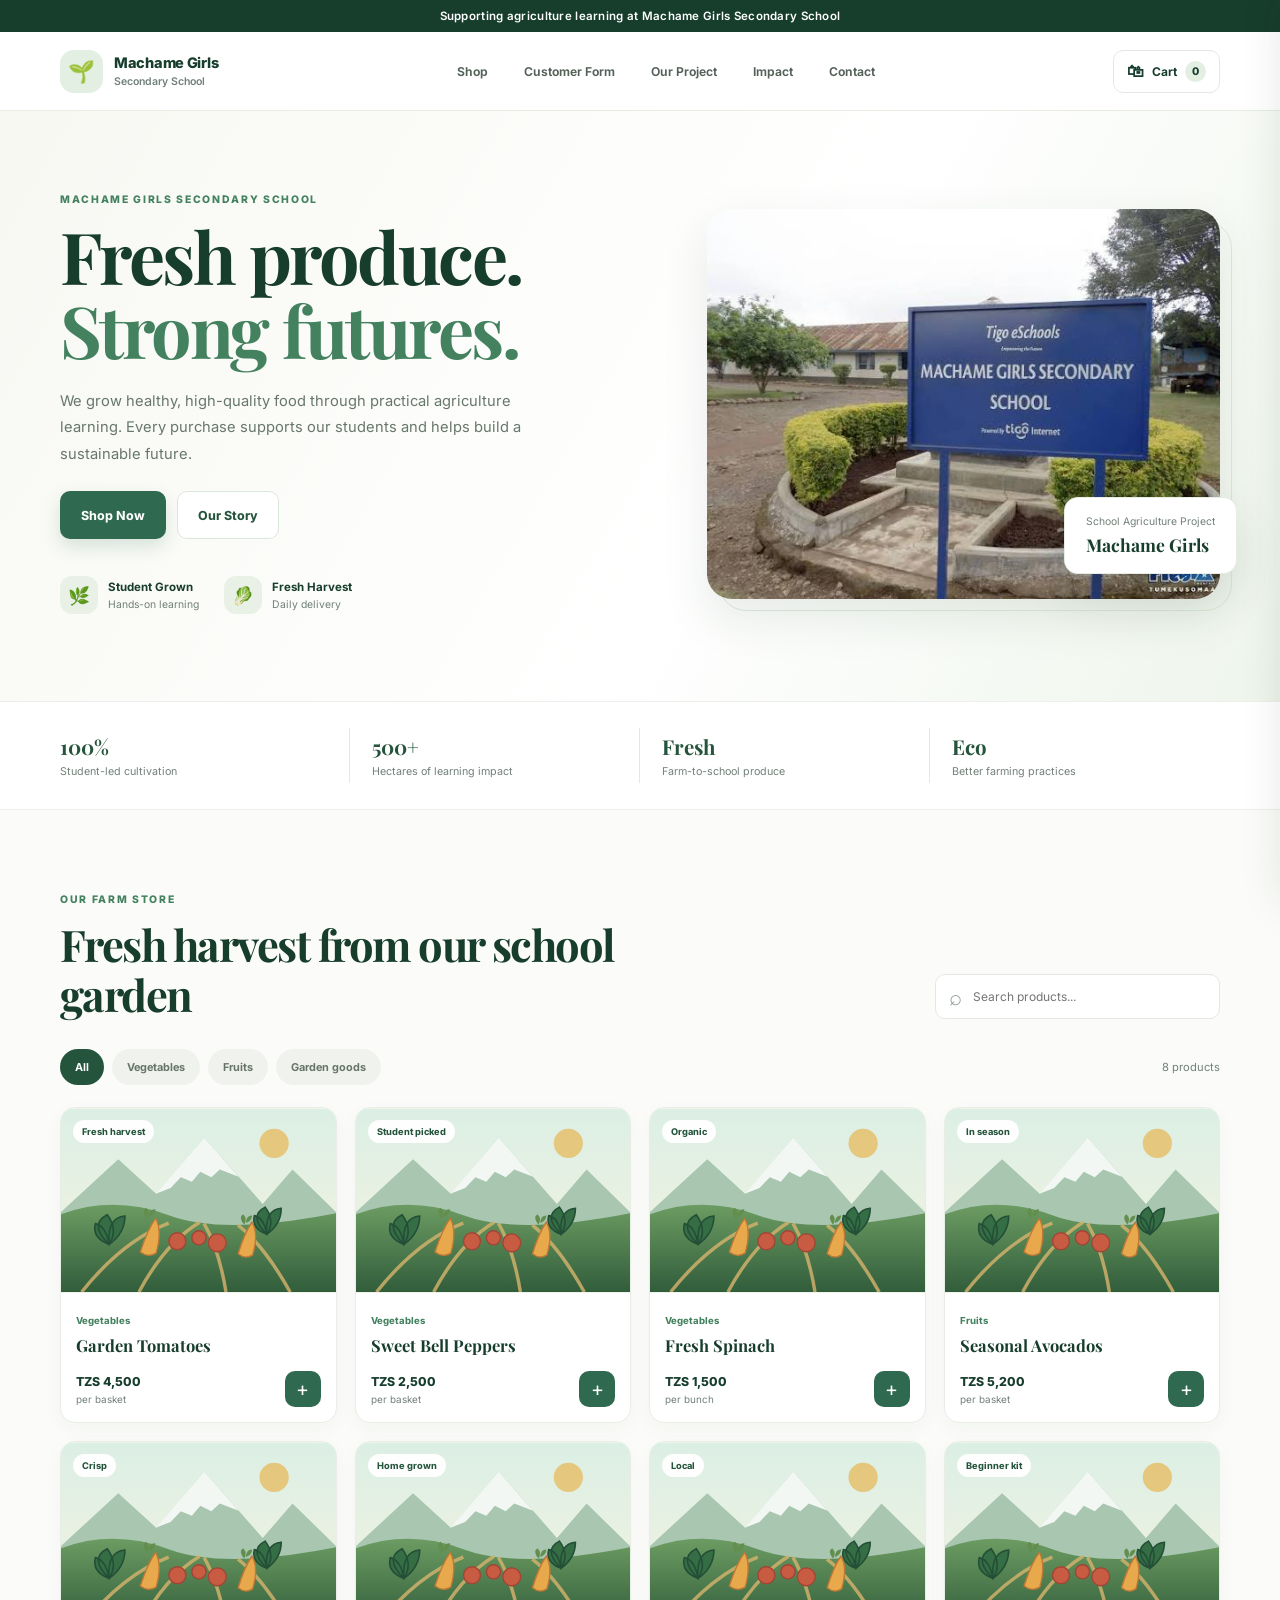
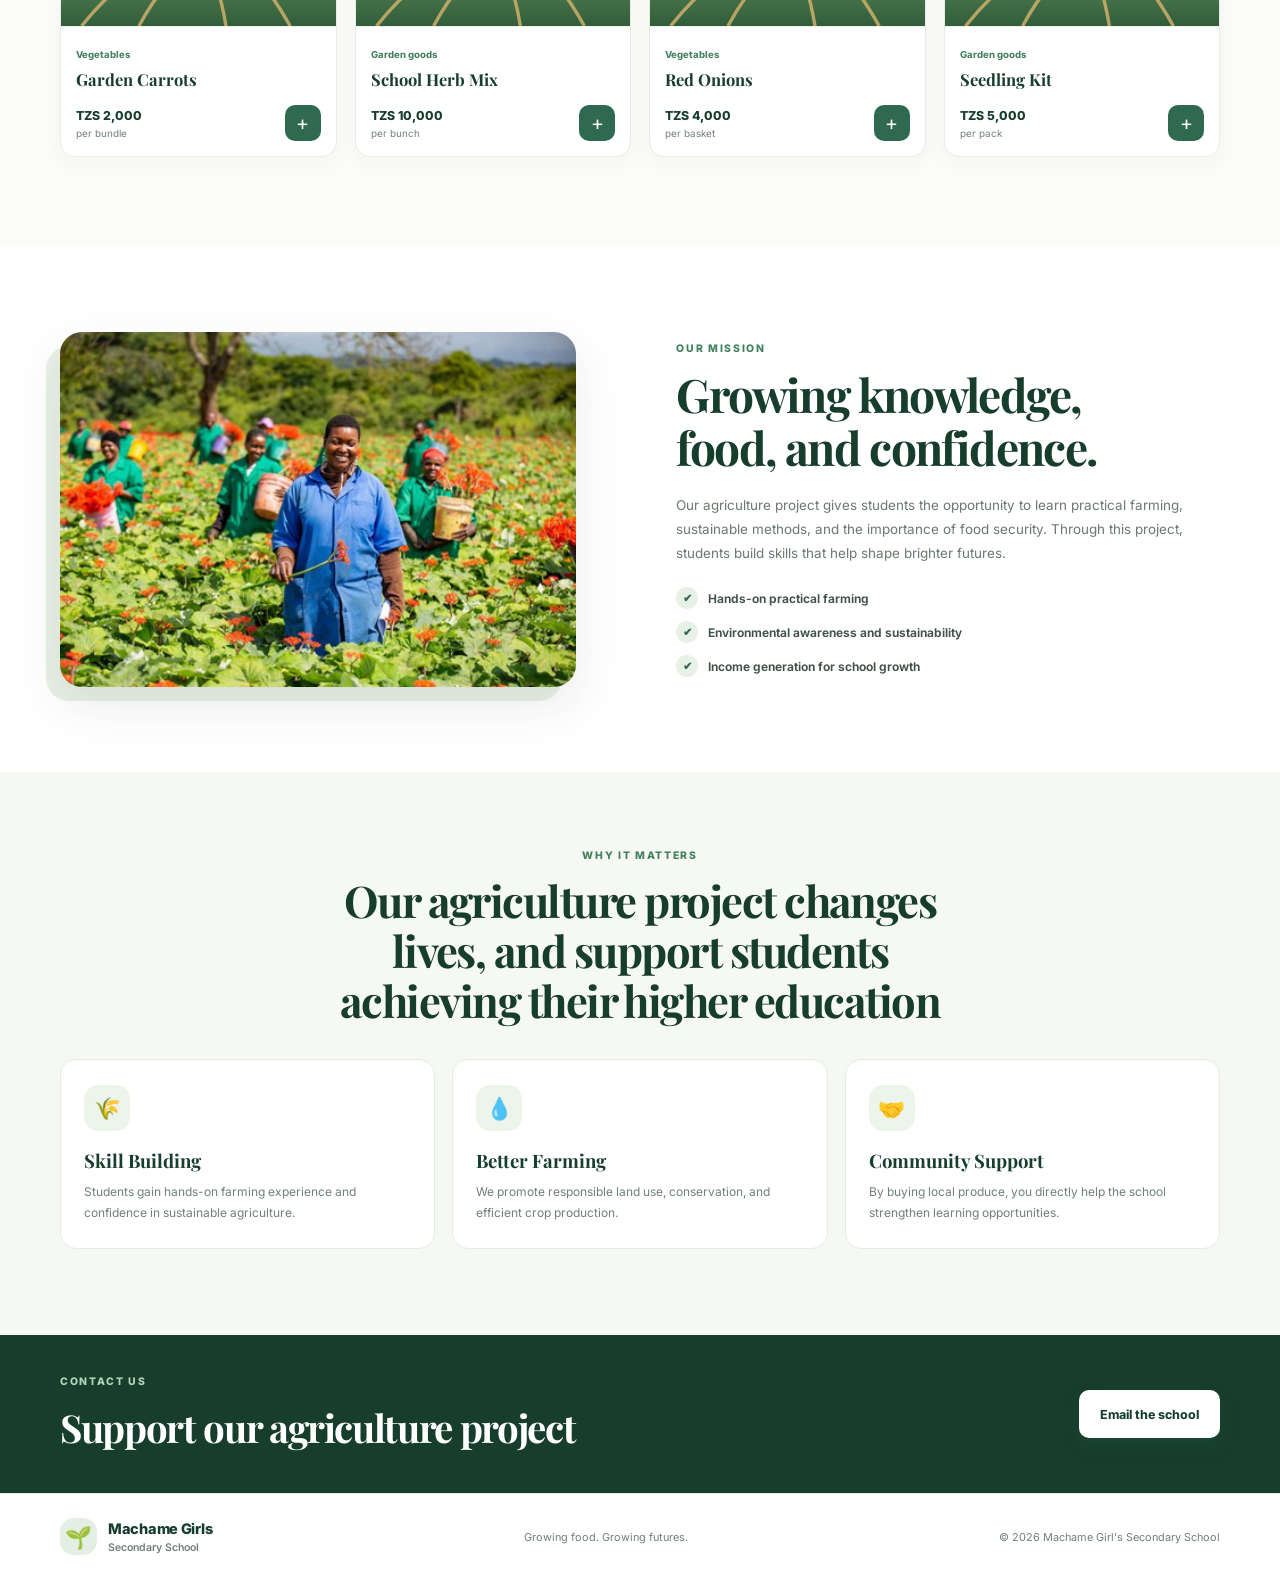
<file: index.html>
<!DOCTYPE html>
<html lang="en">
<head>
  <meta charset="UTF-8" />
  <meta name="viewport" content="width=device-width, initial-scale=1.0" />
  <meta name="description" content="Machame Girls Secondary School Agriculture Project Store" />
  <title>Machame Girls Agriculture Store</title>
  <link rel="preconnect" href="https://fonts.googleapis.com" />
  <link rel="preconnect" href="https://fonts.gstatic.com" crossorigin />
  <link href="https://fonts.googleapis.com/css2?family=Playfair+Display:wght@600;700;800&family=Inter:wght@400;500;600;700;800&display=swap" rel="stylesheet" />
  <link rel="stylesheet" href="styles.css" />
  <link rel="stylesheet" href="site.css" />
  <script src="script.js" defer></script>
</head>
<body>
  <div class="announcement-bar">
    Supporting agriculture learning at Machame Girls Secondary School
  </div>

  <header class="site-header">
    <div class="container nav-wrapper">
      <div class="brand-block">
        <div class="brand-mark">🌱</div>
        <div class="brand-text">
          <span class="brand-title">Machame Girls</span>
          <span class="brand-subtitle">Secondary School</span>
        </div>
      </div>

      <nav class="main-nav" id="mainNav" aria-label="Main Navigation">
        <a href="#shop">Shop</a>
        <a href="form.html">Customer Form</a>
        <a href="#about">Our Project</a> 
        <a href="#impact">Impact</a>
        <a href="#contact">Contact</a>
      </nav>

      <button class="cart-button" id="openCart" aria-label="Open shopping cart">
        <span>🛍</span>
        <span>Cart</span>
        <span class="cart-count" id="cartCount">0</span>
      </button>
    </div>
  </header>

  <main>
    <section class="hero">
      <div class="container hero-layout">
        <div class="hero-content">
          <p class="eyebrow">MACHAME GIRLS SECONDARY SCHOOL</p>
          <h1>Fresh produce.<br /><span>Strong futures.</span></h1>
          <p class="hero-text">
            We grow healthy, high-quality food through practical agriculture learning.
            Every purchase supports our students and helps build a sustainable future.
          </p>

          <div class="hero-actions">
            <a href="#shop" class="button button-primary">Shop Now</a>
            <a href="#about" class="button button-secondary">Our Story</a>
          </div>

          <div class="hero-badges">
            <div class="badge">
              <span>🌿</span>
              <div>
                <strong>Student Grown</strong>
                <small>Hands-on learning</small>
              </div>
            </div>
            <div class="badge">
              <span>🥬</span>
              <div>
                <strong>Fresh Harvest</strong>
                <small>Daily delivery</small>
              </div>
            </div>
          </div>
        </div>

        <div class="hero-visual">
          <img
            src="./machame.jpg"
            data-fallback="./garden-fallback.svg"
            alt="Entrance sign at Machame Girls Secondary School"
          />
          <div class="floating-card">
            <p>School Agriculture Project</p>
            <strong>Machame Girls</strong>
          </div>
        </div>
      </div>
    </section>

    <section class="stats">
      <div class="container stats-grid">
        <div class="stat">
          <strong>100%</strong>
          <span>Student-led cultivation</span>
        </div>
        <div class="stat">
          <strong>500+</strong>
          <span>Hectares of learning impact</span>
        </div>
        <div class="stat">
          <strong>Fresh</strong>
          <span>Farm-to-school produce</span>
        </div>
        <div class="stat">
          <strong>Eco</strong>
          <span>Better farming practices</span>
        </div>
      </div>
    </section>

    <section class="shop" id="shop">
      <div class="container">
        <div class="section-heading">
          <div>
            <p class="eyebrow">OUR FARM STORE</p>
            <h2>Fresh harvest from our school garden</h2>
          </div>

          <label class="search-box">
            <span>⌕</span>
            <input type="search" id="searchInput" placeholder="Search products..." aria-label="Search products" />
          </label>
        </div>

        <div class="toolbar">
          <div class="filter-row" id="filterRow" aria-label="Product categories">
            <button class="filter-button active" data-category="All">All</button>
            <button class="filter-button" data-category="Vegetables">Vegetables</button>
            <button class="filter-button" data-category="Fruits">Fruits</button>
            <button class="filter-button" data-category="Garden goods">Garden goods</button>
          </div>

          <span class="product-count" id="productCount">0 products</span>
        </div>

        <div class="product-grid" id="productGrid" aria-live="polite"></div>
        <p class="empty-message" id="emptyMessage" hidden>No products match your search.</p>
      </div>
    </section>

    <section class="about" id="about">
      <div class="container about-grid">
        <div class="about-image">
          <img
            src="./garden.jpg"
            data-fallback="./garden-fallback.svg"
            alt="Farm workers tending crops in the field"
          />
        </div>

        <div class="about-content">
          <p class="eyebrow">OUR MISSION</p>
          <h2>Growing knowledge, food, and confidence.</h2>
          <p>
            Our agriculture project gives students the opportunity to learn practical farming,
            sustainable methods, and the importance of food security. Through this project,
            students build skills that help shape brighter futures.
          </p>

          <div class="mini-list">
            <div>
              <span>✔</span>
              <p>Hands-on practical farming</p>
            </div>
            <div>
              <span>✔</span>
              <p>Environmental awareness and sustainability</p>
            </div>
            <div>
              <span>✔</span>
              <p>Income generation for school growth</p>
            </div>
          </div>
        </div>
      </div>
    </section>

    <section class="impact" id="impact">
      <div class="container">
        <div class="section-heading center">
          <p class="eyebrow">WHY IT MATTERS</p>
          <h2>Our agriculture project changes lives, and support students achieving their higher education</h2>
        </div>

        <div class="impact-grid">
          <div class="impact-card">
            <div class="icon">🌾</div>
            <h3>Skill Building</h3>
            <p>Students gain hands-on farming experience and confidence in sustainable agriculture.</p>
          </div>

          <div class="impact-card">
            <div class="icon">💧</div>
            <h3>Better Farming</h3>
            <p>We promote responsible land use, conservation, and efficient crop production.</p>
          </div>

          <div class="impact-card">
            <div class="icon">🤝</div>
            <h3>Community Support</h3>
            <p>By buying local produce, you directly help the school strengthen learning opportunities.</p>
          </div>
        </div>
      </div>
    </section>

    <section class="contact-strip" id="contact">
      <div class="container contact-layout">
        <div>
          <p class="eyebrow">CONTACT US</p>
          <h2>Support our agriculture project</h2>
        </div>
        <a href="mailto:machamegirls@example.com" class="button button-primary">Email the school</a>
      </div>
    </section>
  </main>

  <footer class="site-footer">
    <div class="container footer-inner">
      <div class="brand-block footer-brand">
        <div class="brand-mark">🌱</div>
        <div class="brand-text">
          <span class="brand-title">Machame Girls</span>
          <span class="brand-subtitle">Secondary School</span>
        </div>
      </div>

      <p>Growing food. Growing futures.</p>
      <span>© <span id="year"></span> Machame Girl's Secondary School</span>
    </div>
  </footer>

  <div class="cart-backdrop" id="cartBackdrop"></div>

  <aside class="cart-panel" id="cartPanel" aria-label="Shopping cart" aria-hidden="true">
    <div class="cart-header">
      <div>
        <p class="eyebrow">YOUR ORDER</p>
        <h2>Cart <span id="cartHeadingCount">(0)</span></h2>
      </div>
      <button type="button" class="icon-button" id="closeCart" aria-label="Close cart">×</button>
    </div>

    <div class="cart-items" id="cartItems"></div>

    <div class="cart-empty" id="cartEmpty">
      <span aria-hidden="true">🧺</span>
      <h3>Your basket is empty</h3>
      <p>Pick something fresh from our school garden.</p>
      <button type="button" class="button button-primary" id="browseShop">Browse products</button>
    </div>

    <div class="cart-footer" id="cartFooter" hidden>
      <div class="totals">
        <span>Total</span>
        <strong id="cartTotal">TZS 0</strong>
      </div>
      <button type="button" class="button button-primary full-width" id="checkoutButton">Customer details</button>
      <p class="mini-note">Complete the customer form to prepare your order request.</p>
    </div>
  </aside>

  <div class="toast" id="toast" role="status" aria-live="polite"></div>
</body>
</html>
</file>
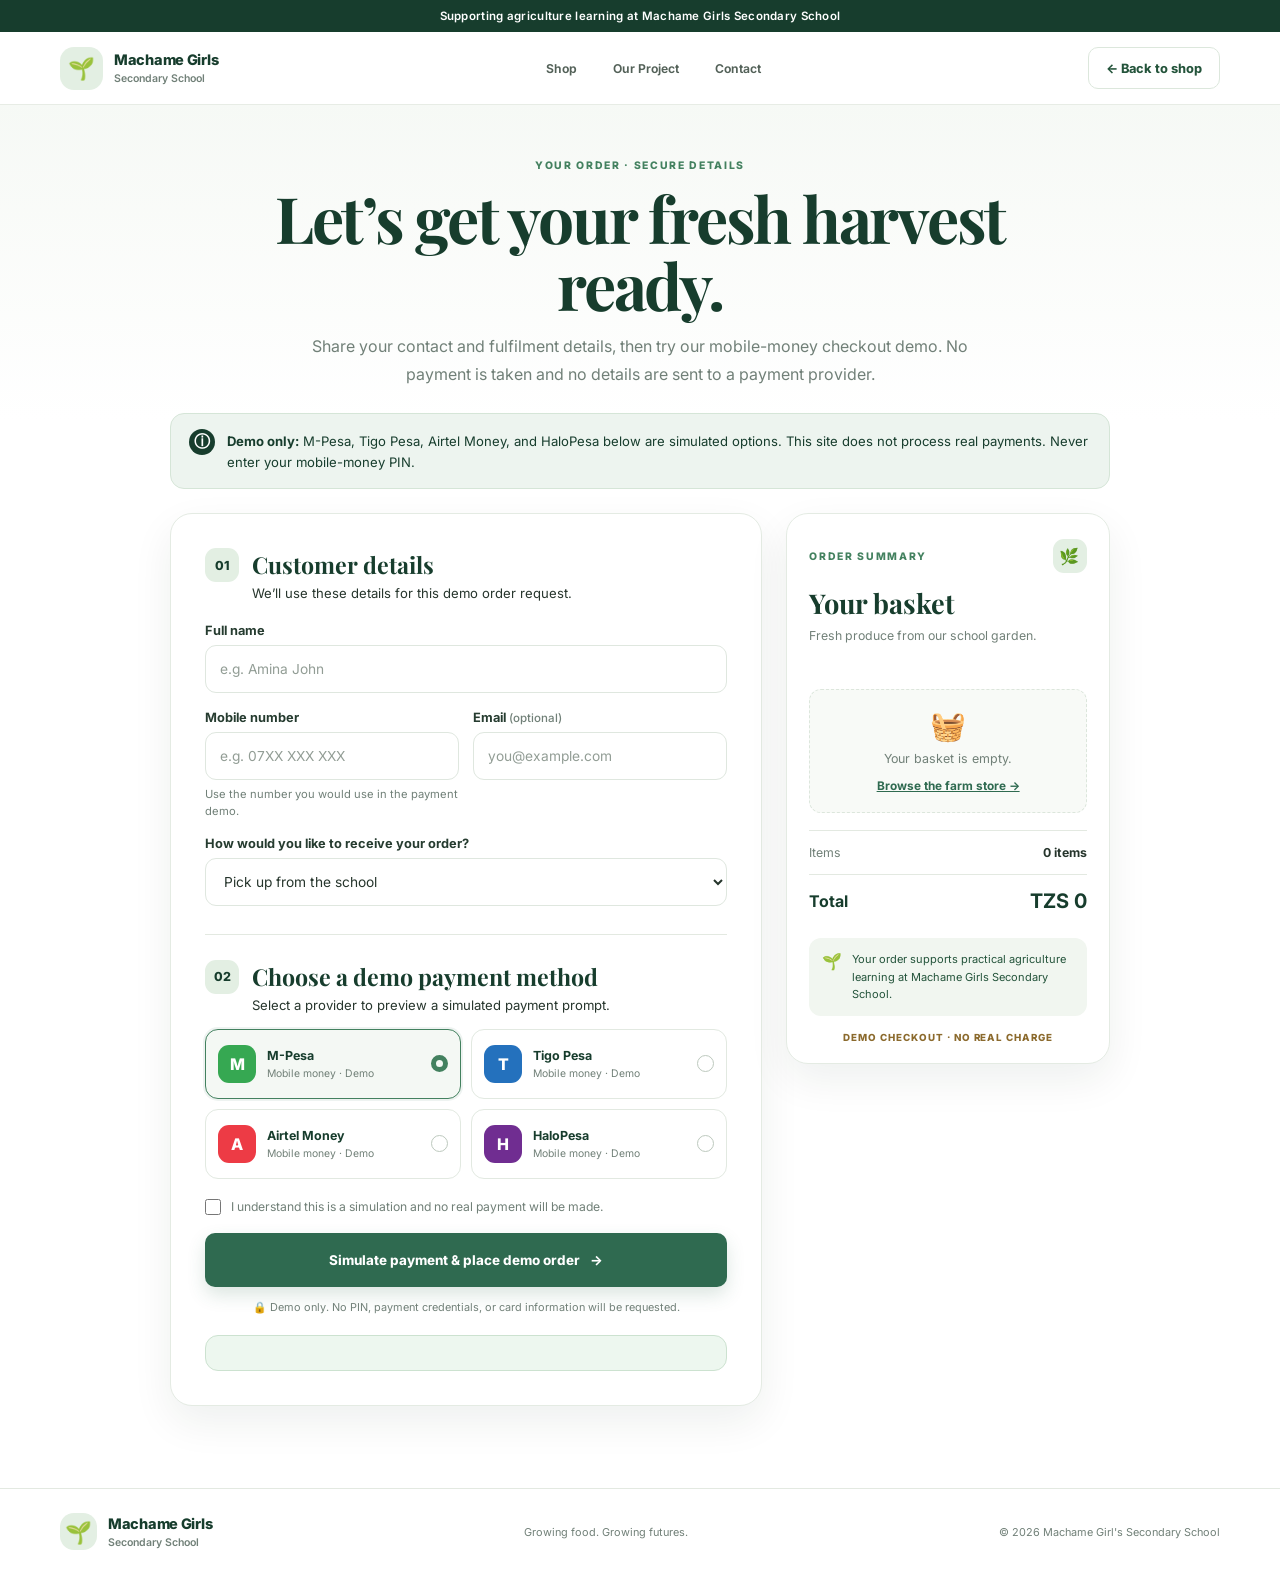
<file: form.html>
<!DOCTYPE html>
<html lang="en">
<head>
  <meta charset="UTF-8" />
  <meta name="viewport" content="width=device-width, initial-scale=1.0" />
  <meta name="description" content="Customer details and demo mobile-money checkout for Machame Girls Secondary School." />
  <title>Customer Details | Machame Girls Agriculture Store</title>
  <link rel="preconnect" href="https://fonts.googleapis.com" />
  <link rel="preconnect" href="https://fonts.gstatic.com" crossorigin />
  <link href="https://fonts.googleapis.com/css2?family=Playfair+Display:wght@600;700;800&family=Inter:wght@400;500;600;700;800&display=swap" rel="stylesheet" />
  <link rel="stylesheet" href="site.css" />
  <link rel="stylesheet" href="styles.css" />
  <script src="customer-form.js" defer></script>
</head>
<body class="customer-page">
  <div class="announcement-bar">Supporting agriculture learning at Machame Girls Secondary School</div>

  <header class="site-header">
    <div class="container nav-wrapper">
      <a class="brand-block" href="index.html" aria-label="Machame Girls Agriculture Store home">
        <span class="brand-mark" aria-hidden="true">🌱</span>
        <span class="brand-text">
          <span class="brand-title">Machame Girls</span>
          <span class="brand-subtitle">Secondary School</span>
        </span>
      </a>
      <nav class="main-nav" aria-label="Main Navigation">
        <a href="index.html#shop">Shop</a>
        <a href="index.html#about">Our Project</a>
        <a href="index.html#contact">Contact</a>
      </nav>
      <a class="button button-secondary customer-back-link" href="index.html#shop">← Back to shop</a>
    </div>
  </header>

  <main class="customer-main">
    <div class="container">
      <div class="customer-intro">
        <p class="eyebrow">YOUR ORDER · SECURE DETAILS</p>
        <h1>Let’s get your fresh harvest ready.</h1>
        <p>Share your contact and fulfilment details, then try our mobile-money checkout demo. No payment is taken and no details are sent to a payment provider.</p>
      </div>

      <div class="demo-notice" role="note">
        <span class="demo-notice-icon" aria-hidden="true">ⓘ</span>
        <p><strong>Demo only:</strong> M-Pesa, Tigo Pesa, Airtel Money, and HaloPesa below are simulated options. This site does not process real payments. Never enter your mobile-money PIN.</p>
      </div>

      <div class="customer-layout">
        <section class="customer-form-panel" aria-labelledby="detailsHeading">
          <div class="form-section-heading">
            <span class="step-number">01</span>
            <div>
              <h2 id="detailsHeading">Customer details</h2>
              <p class="form-lead">We’ll use these details for this demo order request.</p>
            </div>
          </div>

          <form id="customerForm">
            <div class="customer-form-grid">
              <div class="customer-field customer-field-full">
                <label for="fullName">Full name</label>
                <input id="fullName" name="fullName" type="text" autocomplete="name" placeholder="e.g. Amina John" required />
              </div>
              <div class="customer-field">
                <label for="phone">Mobile number</label>
                <input id="phone" name="phone" type="tel" inputmode="tel" autocomplete="tel" placeholder="e.g. 07XX XXX XXX" pattern="[+0-9() -]{9,18}" required />
                <small>Use the number you would use in the payment demo.</small>
              </div>
              <div class="customer-field">
                <label for="email">Email <span>(optional)</span></label>
                <input id="email" name="email" type="email" autocomplete="email" placeholder="you@example.com" />
              </div>
              <div class="customer-field customer-field-full">
                <label for="fulfilment">How would you like to receive your order?</label>
                <select id="fulfilment" name="fulfilment" required>
                  <option value="pickup">Pick up from the school</option>
                  <option value="delivery">Request delivery</option>
                </select>
              </div>
              <div class="customer-field customer-field-full" id="addressField" hidden>
                <label for="address">Delivery area / address</label>
                <textarea id="address" name="address" rows="3" placeholder="Enter your area and any delivery directions"></textarea>
              </div>
            </div>

            <div class="form-divider"></div>
            <div class="form-section-heading payment-heading">
              <span class="step-number">02</span>
              <div>
                <h2>Choose a demo payment method</h2>
                <p class="form-lead">Select a provider to preview a simulated payment prompt.</p>
              </div>
            </div>

            <fieldset class="payment-methods">
              <legend class="visually-hidden">Mobile-money provider</legend>
              <label class="payment-option">
                <input type="radio" name="paymentMethod" value="M-Pesa" checked required />
                <span class="provider-logo provider-mpesa">M</span>
                <span class="provider-copy"><strong>M-Pesa</strong><small>Mobile money · Demo</small></span>
                <span class="radio-indicator" aria-hidden="true"></span>
              </label>
              <label class="payment-option">
                <input type="radio" name="paymentMethod" value="Tigo Pesa" />
                <span class="provider-logo provider-tigo">T</span>
                <span class="provider-copy"><strong>Tigo Pesa</strong><small>Mobile money · Demo</small></span>
                <span class="radio-indicator" aria-hidden="true"></span>
              </label>
              <label class="payment-option">
                <input type="radio" name="paymentMethod" value="Airtel Money" />
                <span class="provider-logo provider-airtel">A</span>
                <span class="provider-copy"><strong>Airtel Money</strong><small>Mobile money · Demo</small></span>
                <span class="radio-indicator" aria-hidden="true"></span>
              </label>
              <label class="payment-option">
                <input type="radio" name="paymentMethod" value="HaloPesa" />
                <span class="provider-logo provider-halo">H</span>
                <span class="provider-copy"><strong>HaloPesa</strong><small>Mobile money · Demo</small></span>
                <span class="radio-indicator" aria-hidden="true"></span>
              </label>
            </fieldset>

            <label class="demo-consent">
              <input id="demoConsent" name="demoConsent" type="checkbox" required />
              <span>I understand this is a simulation and no real payment will be made.</span>
            </label>

            <button type="submit" class="button button-primary full-width submit-order-button">Simulate payment &amp; place demo order <span aria-hidden="true">→</span></button>
            <p class="form-security-note"><span aria-hidden="true">🔒</span> Demo only. No PIN, payment credentials, or card information will be requested.</p>
            <div id="formSuccess" class="form-success" role="status" aria-live="polite" hidden></div>
          </form>
        </section>

        <aside class="order-summary" aria-labelledby="summaryHeading">
          <div class="summary-topline"><span>ORDER SUMMARY</span><span class="summary-leaf" aria-hidden="true">🌿</span></div>
          <h2 id="summaryHeading">Your basket</h2>
          <p class="summary-subtitle">Fresh produce from our school garden.</p>
          <div id="orderItems" class="order-items"></div>
          <div id="orderEmpty" class="order-empty" hidden>
            <span aria-hidden="true">🧺</span>
            <p>Your basket is empty.</p>
            <a href="index.html#shop">Browse the farm store →</a>
          </div>
          <div class="summary-count-row"><span>Items</span><strong id="orderItemCount">0 items</strong></div>
          <div class="summary-total"><span>Total</span><strong id="orderTotal">TZS 0</strong></div>
          <div class="summary-impact"><span aria-hidden="true">🌱</span><p>Your order supports practical agriculture learning at Machame Girls Secondary School.</p></div>
          <p class="summary-demo-label">DEMO CHECKOUT · NO REAL CHARGE</p>
        </aside>
      </div>
    </div>
  </main>

  <footer class="site-footer">
    <div class="container footer-inner">
      <a class="brand-block footer-brand" href="index.html">
        <span class="brand-mark" aria-hidden="true">🌱</span>
        <span class="brand-text"><span class="brand-title">Machame Girls</span><span class="brand-subtitle">Secondary School</span></span>
      </a>
      <p>Growing food. Growing futures.</p>
      <span>© <span id="year"></span> Machame Girl's Secondary School</span>
    </div>
  </footer>
</body>
</html>
</file>
<file: styles.css>
/* Customer checkout page */
.customer-page {
  min-height: 100vh;
  background: linear-gradient(180deg, #f3f7f2 0, #fff 420px);
}

.customer-page .nav-wrapper {
  min-height: 72px;
}

.customer-page .brand-block,
.customer-page .footer-brand {
  text-decoration: none;
}

.customer-back-link {
  min-height: 42px;
  padding: 0 17px;
  font-size: 0.8rem;
  white-space: nowrap;
}

.customer-main {
  padding: 54px 0 82px;
}

.customer-intro {
  max-width: 760px;
  margin: 0 auto 25px;
  text-align: center;
}

.customer-intro .eyebrow {
  margin-bottom: 12px;
}

.customer-intro h1 {
  margin: 0 0 14px;
  color: var(--green-900);
  font-family: "Playfair Display", serif;
  font-size: clamp(2.4rem, 5vw, 4rem);
  line-height: 1.05;
  letter-spacing: -0.035em;
}

.customer-intro > p:last-child {
  max-width: 680px;
  margin: 0 auto;
  color: var(--muted);
  line-height: 1.75;
}

.demo-notice {
  display: flex;
  align-items: flex-start;
  gap: 12px;
  width: min(940px, 100%);
  margin: 0 auto 24px;
  padding: 15px 18px;
  border: 1px solid #d5e5d7;
  border-radius: 14px;
  background: #edf4ef;
  color: var(--green-900);
}

.demo-notice-icon {
  display: grid;
  flex: 0 0 26px;
  width: 26px;
  height: 26px;
  place-items: center;
  border-radius: 50%;
  background: var(--green-900);
  color: white;
  font-weight: 800;
}

.demo-notice p {
  margin: 2px 0 0;
  font-size: 0.82rem;
  line-height: 1.6;
}

.customer-layout {
  display: grid;
  grid-template-columns: minmax(0, 1.5fr) minmax(300px, 0.82fr);
  align-items: start;
  gap: 24px;
  width: min(940px, 100%);
  margin: 0 auto;
}

.customer-form-panel,
.order-summary {
  border: 1px solid #e4ebe3;
  border-radius: 22px;
  background: #fff;
  box-shadow: 0 16px 42px rgba(17, 37, 29, 0.07);
}

.customer-form-panel {
  padding: clamp(22px, 4vw, 34px);
}

.form-section-heading {
  display: flex;
  align-items: flex-start;
  gap: 13px;
  margin-bottom: 22px;
}

.step-number {
  display: grid;
  flex: 0 0 34px;
  width: 34px;
  height: 34px;
  place-items: center;
  border-radius: 11px;
  background: var(--green-200);
  color: var(--green-900);
  font-size: 0.78rem;
  font-weight: 800;
}

.form-section-heading h2 {
  margin: 1px 0 0;
  color: var(--green-900);
  font-family: "Playfair Display", serif;
  font-size: 1.45rem;
}

.form-section-heading .form-lead {
  margin: 5px 0 0;
  font-size: 0.82rem;
}

.customer-form-grid {
  display: grid;
  grid-template-columns: repeat(2, minmax(0, 1fr));
  gap: 17px 14px;
}

.customer-field {
  min-width: 0;
}

.customer-field-full {
  grid-column: 1 / -1;
}

.customer-field label {
  display: block;
  margin: 0 0 7px;
  color: #263c30;
  font-size: 0.8rem;
  font-weight: 700;
}

.customer-field label span {
  color: var(--muted);
  font-size: 0.72rem;
  font-weight: 500;
}

.customer-field input,
.customer-field select,
.customer-field textarea {
  width: 100%;
  min-height: 48px;
  padding: 12px 14px;
  border: 1px solid #dfe7df;
  border-radius: 11px;
  outline: none;
  background: #fff;
  color: var(--text);
  font: inherit;
  font-size: 0.86rem;
  transition: border-color 0.2s ease, box-shadow 0.2s ease;
}

.customer-field textarea {
  min-height: 88px;
  resize: vertical;
}

.customer-field input:focus,
.customer-field select:focus,
.customer-field textarea:focus {
  border-color: var(--green-500);
  box-shadow: 0 0 0 3px rgba(75, 139, 103, 0.13);
}

.customer-field input::placeholder,
.customer-field textarea::placeholder {
  color: #929d95;
}

.customer-field small {
  display: block;
  margin: 6px 0 0;
  color: var(--muted);
  font-size: 0.7rem;
  line-height: 1.45;
}

.form-divider {
  height: 1px;
  margin: 28px 0 25px;
  background: var(--line);
}

.payment-heading {
  margin-bottom: 16px;
}

.payment-methods {
  display: grid;
  grid-template-columns: repeat(2, minmax(0, 1fr));
  gap: 10px;
  margin: 0;
  padding: 0;
  border: 0;
}

.payment-option {
  position: relative;
  display: flex;
  align-items: center;
  gap: 11px;
  min-height: 70px;
  padding: 11px 12px;
  border: 1px solid #e2e9e1;
  border-radius: 13px;
  background: #fff;
  cursor: pointer;
  transition: border-color 0.2s ease, background 0.2s ease, box-shadow 0.2s ease;
}

.payment-option:has(input:checked) {
  border-color: var(--green-600);
  background: #f4f8f4;
  box-shadow: 0 0 0 2px rgba(47, 106, 80, 0.08);
}

.payment-option input {
  position: absolute;
  width: 1px;
  height: 1px;
  opacity: 0;
}

.payment-option:focus-within {
  outline: 3px solid rgba(75, 139, 103, 0.24);
  outline-offset: 2px;
}

.provider-logo {
  display: grid;
  flex: 0 0 38px;
  width: 38px;
  height: 38px;
  place-items: center;
  border-radius: 11px;
  color: white;
  font-size: 1rem;
  font-weight: 800;
}

.provider-mpesa { background: #36a852; }
.provider-tigo { background: #2471bd; }
.provider-airtel { background: #ed3b45; }
.provider-halo { background: #702d91; }

.provider-copy {
  display: flex;
  min-width: 0;
  flex-direction: column;
  gap: 4px;
}

.provider-copy strong {
  color: var(--green-900);
  font-size: 0.78rem;
}

.provider-copy small {
  color: var(--muted);
  font-size: 0.65rem;
}

.radio-indicator {
  width: 17px;
  height: 17px;
  margin-left: auto;
  border: 1.5px solid #bdc9be;
  border-radius: 50%;
}

.payment-option input:checked ~ .radio-indicator {
  border: 5px solid var(--green-600);
}

.demo-consent {
  display: flex;
  align-items: flex-start;
  gap: 10px;
  margin: 19px 0 17px;
  color: var(--muted);
  font-size: 0.76rem;
  line-height: 1.5;
  cursor: pointer;
}

.demo-consent input {
  flex: 0 0 16px;
  width: 16px;
  height: 16px;
  margin: 1px 0 0;
  accent-color: var(--green-700);
}

.submit-order-button {
  gap: 10px;
  min-height: 54px;
  border: 0;
  font-size: 0.84rem;
}

.form-security-note {
  margin: 12px 0 0;
  color: var(--muted);
  text-align: center;
  font-size: 0.68rem;
  line-height: 1.5;
}

.form-success {
  display: grid;
  gap: 8px;
  margin-top: 20px;
  padding: 17px;
  border: 1px solid #cce2d0;
  border-radius: 13px;
  background: #edf7ef;
  color: var(--green-900);
  font-size: 0.82rem;
  line-height: 1.55;
}

.form-success strong {
  font-size: 0.95rem;
}

.demo-reference {
  width: fit-content;
  padding: 5px 8px;
  border-radius: 6px;
  background: #dcecdf;
  color: var(--green-800);
  font-size: 0.63rem;
  font-weight: 800;
  letter-spacing: 0.08em;
}

.order-summary {
  position: sticky;
  top: 100px;
  padding: 25px 22px 20px;
}

.summary-topline {
  display: flex;
  align-items: center;
  justify-content: space-between;
  color: var(--green-600);
  font-size: 0.65rem;
  font-weight: 800;
  letter-spacing: 0.16em;
}

.summary-leaf {
  display: grid;
  width: 34px;
  height: 34px;
  place-items: center;
  border-radius: 11px;
  background: var(--green-200);
  font-size: 1rem;
}

.order-summary h2 {
  margin: 12px 0 5px;
  color: var(--green-900);
  font-family: "Playfair Display", serif;
  font-size: 1.7rem;
}

.summary-subtitle {
  margin: 0;
  color: var(--muted);
  font-size: 0.77rem;
  line-height: 1.55;
}

.order-items {
  display: grid;
  gap: 14px;
  margin: 22px 0 17px;
}

.order-line {
  display: flex;
  justify-content: space-between;
  gap: 12px;
  color: var(--text);
  font-size: 0.76rem;
  line-height: 1.5;
}

.order-line > span:first-child {
  min-width: 0;
}

.order-line small {
  display: block;
  color: var(--muted);
  font-size: 0.67rem;
}

.order-line strong {
  flex: 0 0 auto;
  color: var(--green-900);
  font-size: 0.75rem;
}

.order-empty {
  margin: 22px 0 17px;
  padding: 18px 12px;
  border: 1px dashed #dce6dc;
  border-radius: 12px;
  background: #f8faf7;
  text-align: center;
}

.order-empty > span {
  font-size: 1.8rem;
}

.order-empty p {
  margin: 8px 0;
  color: var(--muted);
  font-size: 0.78rem;
}

.order-empty a {
  color: var(--green-700);
  font-size: 0.74rem;
  font-weight: 700;
}

.summary-count-row,
.summary-total {
  display: flex;
  justify-content: space-between;
  gap: 12px;
}

.summary-count-row {
  padding: 14px 0;
  border-top: 1px solid var(--line);
  color: var(--muted);
  font-size: 0.77rem;
}

.summary-count-row strong {
  color: var(--text);
}

.summary-total {
  align-items: center;
  padding: 14px 0 17px;
  border-top: 1px solid var(--line);
  color: var(--green-900);
  font-weight: 700;
}

.summary-total strong {
  font-size: 1.25rem;
}

.summary-impact {
  display: flex;
  align-items: flex-start;
  gap: 10px;
  margin-top: 8px;
  padding: 13px;
  border-radius: 12px;
  background: #f1f6f0;
}

.summary-impact > span {
  font-size: 1rem;
}

.summary-impact p {
  margin: 0;
  color: var(--green-800);
  font-size: 0.69rem;
  line-height: 1.55;
}

.summary-demo-label {
  margin: 16px 0 0;
  color: #8b6a2d;
  text-align: center;
  font-size: 0.61rem;
  font-weight: 800;
  letter-spacing: 0.1em;
}

.visually-hidden {
  position: absolute;
  width: 1px;
  height: 1px;
  padding: 0;
  margin: -1px;
  overflow: hidden;
  clip: rect(0, 0, 0, 0);
  white-space: nowrap;
  border: 0;
}

@media (max-width: 800px) {
  .customer-layout {
    grid-template-columns: 1fr;
  }

  .order-summary {
    position: static;
    grid-row: 1;
  }
}

@media (max-width: 600px) {
  .customer-main {
    padding: 38px 0 58px;
  }

  .customer-page .main-nav {
    display: none;
  }

  .customer-back-link {
    min-height: 40px;
    padding: 0 12px;
    font-size: 0.72rem;
  }

  .customer-intro h1 {
    font-size: clamp(2.2rem, 10vw, 3rem);
  }

  .customer-form-grid,
  .payment-methods {
    grid-template-columns: 1fr;
  }

  .customer-form-panel {
    padding: 22px 18px;
  }

  .order-summary {
    padding: 21px 18px 18px;
  }
}
</file>
<file: site.css>
/* Shared foundation and storefront styling */
:root {
  color-scheme: light;
  --green-900: #173d2d;
  --green-800: #24543b;
  --green-700: #2f6a50;
  --green-600: #43815f;
  --green-500: #5b9b70;
  --green-200: #e3efe3;
  --cream: #f7f8f2;
  --text: #26352c;
  --muted: #718078;
  --line: #e3e9e1;
  --shadow: 0 18px 48px rgba(27, 55, 39, 0.1);
}

*,
*::before,
*::after { box-sizing: border-box; }

html { scroll-behavior: smooth; }

body {
  margin: 0;
  color: var(--text);
  background: #fff;
  font-family: "Inter", Arial, sans-serif;
  font-size: 16px;
  -webkit-font-smoothing: antialiased;
}

body, button, input, select, textarea { font-family: "Inter", Arial, sans-serif; }
button, a { -webkit-tap-highlight-color: transparent; }
a { color: inherit; }
img { display: block; max-width: 100%; }
button { color: inherit; }

.container { width: min(1160px, calc(100% - 48px)); margin-inline: auto; }

.announcement-bar {
  padding: 9px 16px;
  color: #fff;
  background: var(--green-900);
  text-align: center;
  font-size: 0.72rem;
  font-weight: 600;
  letter-spacing: 0.025em;
}

.site-header {
  position: sticky;
  z-index: 20;
  top: 0;
  border-bottom: 1px solid rgba(227, 233, 225, 0.85);
  background: rgba(255, 255, 255, 0.96);
  backdrop-filter: blur(14px);
}

.nav-wrapper {
  display: flex;
  min-height: 78px;
  align-items: center;
  justify-content: space-between;
  gap: 28px;
}

.brand-block { display: inline-flex; align-items: center; gap: 11px; text-decoration: none; }
.brand-mark {
  display: grid;
  width: 43px;
  height: 43px;
  flex: 0 0 43px;
  place-items: center;
  border-radius: 14px;
  background: var(--green-200);
  font-size: 1.35rem;
}
.brand-text { display: flex; flex-direction: column; gap: 3px; }
.brand-title { color: var(--green-900); font-size: 0.91rem; font-weight: 800; letter-spacing: -0.02em; }
.brand-subtitle { color: var(--muted); font-size: 0.66rem; font-weight: 600; }

.main-nav { display: flex; align-items: center; justify-content: center; gap: clamp(18px, 3vw, 36px); }
.main-nav a {
  color: #536158;
  text-decoration: none;
  font-size: 0.76rem;
  font-weight: 650;
  transition: color 0.2s ease;
}
.main-nav a:hover, .main-nav a:focus-visible { color: var(--green-700); }

.button {
  display: inline-flex;
  min-height: 48px;
  align-items: center;
  justify-content: center;
  gap: 8px;
  padding: 0 20px;
  border: 1px solid transparent;
  border-radius: 10px;
  text-decoration: none;
  font-size: 0.78rem;
  font-weight: 750;
  cursor: pointer;
  transition: transform 0.2s ease, box-shadow 0.2s ease, background 0.2s ease;
}
.button:hover { transform: translateY(-1px); }
.button:focus-visible, button:focus-visible, a:focus-visible, input:focus-visible, select:focus-visible, textarea:focus-visible {
  outline: 3px solid rgba(75, 139, 103, 0.35);
  outline-offset: 3px;
}
.button-primary { color: #fff; background: var(--green-700); box-shadow: 0 8px 18px rgba(47, 106, 80, 0.17); }
.button-primary:hover { background: var(--green-800); box-shadow: 0 10px 24px rgba(47, 106, 80, 0.24); }
.button-secondary { border-color: #dce7dc; color: var(--green-800); background: #fff; }
.button-secondary:hover { background: #f5f8f3; }
.full-width { width: 100%; }

.cart-button {
  display: inline-flex;
  min-height: 43px;
  align-items: center;
  gap: 8px;
  padding: 0 13px;
  border: 1px solid var(--line);
  border-radius: 10px;
  background: #fff;
  color: var(--green-900);
  font-size: 0.75rem;
  font-weight: 700;
  cursor: pointer;
}
.cart-button > span:first-child { font-size: 1.05rem; }
.cart-count {
  display: grid;
  min-width: 21px;
  height: 21px;
  place-items: center;
  border-radius: 50%;
  background: var(--green-200);
  color: var(--green-900);
  font-size: 0.66rem;
  font-weight: 800;
}

.hero { overflow: hidden; padding: 67px 0 72px; background: linear-gradient(120deg, #f7f8f2 0%, #fff 58%, #eef5eb 100%); }
.hero-layout { display: grid; grid-template-columns: minmax(0, 1fr) minmax(360px, 0.92fr); align-items: center; gap: clamp(38px, 7vw, 90px); }
.hero-content { padding: 15px 0; }
.eyebrow {
  margin: 0 0 13px;
  color: var(--green-600);
  font-size: 0.65rem;
  font-weight: 800;
  letter-spacing: 0.16em;
}
.hero h1, .section-heading h2, .about-content h2, .contact-layout h2 {
  margin: 0;
  color: var(--green-900);
  font-family: "Playfair Display", Georgia, serif;
  letter-spacing: -0.035em;
}
.hero h1 { font-size: clamp(3rem, 5.6vw, 5rem); line-height: 1.03; }
.hero h1 span { color: var(--green-600); }
.hero-text { max-width: 510px; margin: 21px 0 24px; color: #68776d; font-size: 0.92rem; line-height: 1.8; }
.hero-actions { display: flex; flex-wrap: wrap; gap: 11px; }
.hero-badges { display: flex; flex-wrap: wrap; gap: 25px; margin-top: 37px; }
.badge { display: flex; align-items: center; gap: 10px; }
.badge > span { display: grid; width: 38px; height: 38px; place-items: center; border-radius: 12px; background: #e9f1e7; font-size: 1.1rem; }
.badge div { display: flex; flex-direction: column; gap: 4px; }
.badge strong { color: var(--green-900); font-size: 0.72rem; }
.badge small { color: var(--muted); font-size: 0.65rem; }
.hero-visual { position: relative; min-height: 390px; }
.hero-visual::before { position: absolute; inset: 12px -12px -12px 12px; border: 1px solid #dfe9dc; border-radius: 27px; content: ""; }
.hero-visual > img { position: relative; width: 100%; height: 390px; border-radius: 25px; object-fit: cover; box-shadow: var(--shadow); }
.image-fallback { object-fit: contain !important; background: #eef4ea; }
.floating-card { position: absolute; right: -17px; bottom: 25px; padding: 17px 21px; border: 1px solid rgba(227, 233, 225, 0.85); border-radius: 14px; background: #fff; box-shadow: var(--shadow); }
.floating-card p { margin: 0 0 5px; color: var(--muted); font-size: 0.65rem; }
.floating-card strong { color: var(--green-900); font-family: "Playfair Display", Georgia, serif; font-size: 1.1rem; }

.stats { padding: 26px 0; border-top: 1px solid #edf0ea; border-bottom: 1px solid #edf0ea; background: #fff; }
.stats-grid { display: grid; grid-template-columns: repeat(4, 1fr); }
.stat { display: flex; min-height: 55px; flex-direction: column; justify-content: center; gap: 5px; padding: 0 22px; border-right: 1px solid var(--line); }
.stat:first-child { padding-left: 0; }
.stat:last-child { border-right: 0; }
.stat strong { color: var(--green-800); font-family: "Playfair Display", Georgia, serif; font-size: 1.28rem; }
.stat span { color: var(--muted); font-size: 0.67rem; }

.shop { padding: 83px 0 90px; background: #fbfcf9; }
.section-heading { display: flex; align-items: end; justify-content: space-between; gap: 24px; margin-bottom: 30px; }
.section-heading h2 { max-width: 650px; font-size: clamp(1.9rem, 3.4vw, 2.8rem); line-height: 1.15; }
.search-box { display: flex; width: min(285px, 100%); min-height: 45px; align-items: center; gap: 9px; padding: 0 13px; border: 1px solid var(--line); border-radius: 10px; background: #fff; color: #91a097; }
.search-box > span { font-size: 1.35rem; }
.search-box input { width: 100%; min-width: 0; border: 0; outline: 0; background: transparent; color: var(--text); font-size: 0.75rem; }
.search-box input:focus-visible { outline: none; }
.toolbar { display: flex; align-items: center; justify-content: space-between; gap: 18px; margin-bottom: 22px; }
.filter-row { display: flex; flex-wrap: wrap; gap: 8px; }
.filter-button { min-height: 36px; padding: 0 14px; border: 1px solid transparent; border-radius: 999px; background: #f0f3ed; color: #66746a; font-size: 0.68rem; font-weight: 700; cursor: pointer; transition: 0.2s ease; }
.filter-button:hover { border-color: #cfdfcf; }
.filter-button.active { background: var(--green-800); color: #fff; }
.product-count { color: var(--muted); font-size: 0.7rem; white-space: nowrap; }
.product-grid { display: grid; grid-template-columns: repeat(4, minmax(0, 1fr)); gap: 18px; }
.product-card { overflow: hidden; border: 1px solid #e8ede6; border-radius: 15px; background: #fff; box-shadow: 0 6px 20px rgba(25, 50, 35, 0.035); transition: transform 0.22s ease, box-shadow 0.22s ease; }
.product-card:hover { transform: translateY(-4px); box-shadow: 0 14px 30px rgba(25, 50, 35, 0.1); }
.product-image-wrap { position: relative; height: 185px; overflow: hidden; background: #eff4ed; }
.product-image-wrap img { width: 100%; height: 100%; object-fit: cover; transition: transform 0.35s ease; }
.product-card:hover .product-image-wrap img { transform: scale(1.04); }
.product-tag { position: absolute; top: 12px; left: 12px; padding: 6px 9px; border-radius: 999px; background: rgba(255, 255, 255, 0.94); color: var(--green-800); font-size: 0.58rem; font-weight: 750; }
.product-info { padding: 15px; }
.product-category { color: var(--green-600); font-size: 0.6rem; font-weight: 750; }
.product-name { margin: 6px 0 15px; color: var(--green-900); font-family: "Playfair Display", Georgia, serif; font-size: 1.03rem; }
.product-bottom { display: flex; align-items: center; justify-content: space-between; gap: 10px; }
.product-bottom > div { display: flex; flex-direction: column; gap: 4px; }
.product-price { color: var(--green-900); font-size: 0.77rem; font-weight: 800; }
.product-unit { color: var(--muted); font-size: 0.62rem; }
.add-button { display: grid; width: 36px; height: 36px; place-items: center; border: 0; border-radius: 10px; background: var(--green-700); color: #fff; font-size: 1.25rem; cursor: pointer; transition: background 0.2s, transform 0.2s; }
.add-button:hover { transform: scale(1.06); background: var(--green-900); }
.empty-message { margin: 25px 0 0; color: var(--muted); text-align: center; font-size: 0.85rem; }

.about { padding: 85px 0; background: #fff; }
.about-grid { display: grid; grid-template-columns: 0.95fr 1fr; align-items: center; gap: clamp(40px, 8vw, 100px); }
.about-image { position: relative; }
.about-image::before { position: absolute; inset: 14px 14px -14px -14px; border-radius: 23px; background: #eaf1e7; content: ""; }
.about-image img { position: relative; width: 100%; height: 355px; border-radius: 22px; object-fit: cover; box-shadow: var(--shadow); }
.about-content h2 { max-width: 500px; font-size: clamp(2rem, 3.6vw, 3rem); line-height: 1.15; }
.about-content > p:not(.eyebrow) { margin: 19px 0; color: #6b796f; font-size: 0.84rem; line-height: 1.8; }
.mini-list { display: grid; gap: 12px; margin-top: 22px; }
.mini-list > div { display: flex; align-items: center; gap: 10px; }
.mini-list span { display: grid; width: 22px; height: 22px; place-items: center; border-radius: 50%; background: #e7f1e5; color: var(--green-700); font-size: 0.7rem; font-weight: 800; }
.mini-list p { margin: 0; color: #405248; font-size: 0.75rem; font-weight: 650; }

.impact { padding: 77px 0 86px; background: #f6f8f3; }
.section-heading.center { display: block; max-width: 760px; margin: 0 auto 34px; text-align: center; }
.section-heading.center h2 { margin-inline: auto; }
.impact-grid { display: grid; grid-template-columns: repeat(3, 1fr); gap: 17px; }
.impact-card { padding: 25px 23px; border: 1px solid #e6ece3; border-radius: 16px; background: #fff; }
.impact-card .icon { display: grid; width: 46px; height: 46px; place-items: center; border-radius: 14px; background: #edf4e9; font-size: 1.35rem; }
.impact-card h3 { margin: 17px 0 8px; color: var(--green-900); font-family: "Playfair Display", Georgia, serif; font-size: 1.16rem; }
.impact-card p { margin: 0; color: var(--muted); font-size: 0.75rem; line-height: 1.75; }

.contact-strip { padding: 40px 0; background: var(--green-900); }
.contact-layout { display: flex; align-items: center; justify-content: space-between; gap: 24px; }
.contact-layout .eyebrow { color: #b7d4b8; }
.contact-layout h2 { color: #fff; font-size: clamp(1.7rem, 3vw, 2.4rem); }
.contact-layout .button-primary { background: #fff; color: var(--green-900); }
.contact-layout .button-primary:hover { background: #edf4e9; }
.site-footer { padding: 24px 0; border-top: 1px solid var(--line); background: #fff; }
.footer-inner { display: flex; align-items: center; justify-content: space-between; gap: 20px; }
.footer-inner > p, .footer-inner > span { margin: 0; color: var(--muted); font-size: 0.68rem; }
.footer-brand .brand-mark { width: 37px; height: 37px; flex-basis: 37px; }

/* Shopping cart drawer */
.cart-backdrop { position: fixed; z-index: 39; inset: 0; visibility: hidden; background: rgba(14, 30, 21, 0.4); opacity: 0; transition: opacity 0.25s, visibility 0.25s; }
.cart-panel { position: fixed; z-index: 40; top: 0; right: 0; display: flex; width: min(430px, 100%); height: 100dvh; flex-direction: column; padding: 25px; background: #fff; box-shadow: -15px 0 45px rgba(18, 38, 25, 0.15); transform: translateX(105%); transition: transform 0.28s ease; }
.cart-open { overflow: hidden; }
.cart-open .cart-backdrop { visibility: visible; opacity: 1; }
.cart-open .cart-panel { transform: translateX(0); }
.cart-header { display: flex; align-items: flex-start; justify-content: space-between; padding-bottom: 20px; border-bottom: 1px solid var(--line); }
.cart-header .eyebrow { margin-bottom: 5px; }
.cart-header h2 { margin: 0; color: var(--green-900); font-family: "Playfair Display", Georgia, serif; font-size: 1.7rem; }
.icon-button { display: grid; width: 38px; height: 38px; place-items: center; border: 1px solid var(--line); border-radius: 10px; background: #fff; font-size: 1.5rem; cursor: pointer; }
.cart-items { display: grid; align-content: start; gap: 15px; overflow-y: auto; padding: 20px 0; }
.cart-row { display: grid; grid-template-columns: 62px minmax(0, 1fr) auto; align-items: start; gap: 12px; }
.cart-row > img { width: 62px; height: 62px; border-radius: 10px; object-fit: cover; }
.cart-row h3 { margin: 1px 0 5px; color: var(--green-900); font-size: 0.77rem; }
.cart-row p { margin: 0 0 8px; color: var(--muted); font-size: 0.64rem; }
.cart-row-price { color: var(--green-900); font-size: 0.7rem; font-weight: 750; }
.quantity-controls { display: flex; width: fit-content; align-items: center; gap: 9px; }
.quantity-controls button { display: grid; width: 24px; height: 24px; place-items: center; border: 1px solid var(--line); border-radius: 7px; background: #fff; cursor: pointer; }
.quantity-controls span { font-size: 0.68rem; font-weight: 700; }
.cart-empty { display: flex; flex: 1; flex-direction: column; align-items: center; justify-content: center; text-align: center; }
.cart-empty > span { font-size: 2.6rem; }
.cart-empty h3 { margin: 14px 0 6px; color: var(--green-900); font-family: "Playfair Display", Georgia, serif; font-size: 1.35rem; }
.cart-empty p { margin: 0 0 18px; color: var(--muted); font-size: 0.75rem; }
.cart-footer { margin-top: auto; padding-top: 18px; border-top: 1px solid var(--line); }
.totals { display: flex; justify-content: space-between; margin-bottom: 16px; color: var(--green-900); font-size: 0.82rem; }
.mini-note { margin: 10px 0 0; color: var(--muted); text-align: center; font-size: 0.64rem; }
.toast { position: fixed; z-index: 60; right: 22px; bottom: 22px; padding: 12px 17px; border-radius: 10px; background: var(--green-900); color: white; box-shadow: var(--shadow); font-size: 0.75rem; opacity: 0; pointer-events: none; transform: translateY(10px); transition: 0.2s ease; }
.toast.show { opacity: 1; transform: translateY(0); }

@media (max-width: 900px) {
  .container { width: min(100% - 36px, 720px); }
  .nav-wrapper { gap: 16px; }
  .main-nav { gap: 15px; }
  .main-nav a { font-size: 0.69rem; }
  .hero { padding: 55px 0; }
  .hero-layout { grid-template-columns: 1fr 0.88fr; gap: 30px; }
  .hero-visual, .hero-visual > img { min-height: 330px; height: 330px; }
  .product-grid { grid-template-columns: repeat(2, minmax(0, 1fr)); }
  .product-image-wrap { height: 220px; }
  .about-grid { gap: 38px; }
}

@media (max-width: 650px) {
  .container { width: calc(100% - 32px); }
  .announcement-bar { font-size: 0.62rem; }
  .nav-wrapper { min-height: 68px; flex-wrap: wrap; gap: 10px; }
  .brand-mark { width: 38px; height: 38px; flex-basis: 38px; }
  .brand-title { font-size: 0.8rem; }
  .brand-subtitle { font-size: 0.6rem; }
  .main-nav { order: 3; width: 100%; justify-content: space-between; gap: 8px; padding: 0 0 12px; }
  .main-nav a { font-size: 0.66rem; }
  .cart-button { margin-left: auto; min-height: 38px; padding: 0 9px; }
  .hero { padding: 42px 0 48px; }
  .hero-layout { grid-template-columns: 1fr; gap: 32px; }
  .hero h1 { font-size: clamp(2.8rem, 13vw, 4rem); }
  .hero-text { font-size: 0.83rem; }
  .hero-badges { gap: 16px; margin-top: 27px; }
  .hero-visual, .hero-visual > img { min-height: 270px; height: 270px; }
  .floating-card { right: 9px; bottom: 14px; padding: 12px 15px; }
  .stats { padding: 18px 0; }
  .stats-grid { grid-template-columns: repeat(2, 1fr); gap: 15px 0; }
  .stat { min-height: 48px; padding: 0 12px; }
  .stat:nth-child(2) { border-right: 0; }
  .stat:first-child { padding-left: 0; }
  .stat strong { font-size: 1.1rem; }
  .stat span { font-size: 0.61rem; }
  .shop, .about { padding: 58px 0; }
  .section-heading { align-items: stretch; flex-direction: column; gap: 18px; margin-bottom: 22px; }
  .section-heading h2 { font-size: 2rem; }
  .search-box { width: 100%; }
  .toolbar { align-items: flex-start; flex-direction: column; gap: 12px; }
  .filter-row { gap: 6px; }
  .filter-button { min-height: 33px; padding: 0 11px; font-size: 0.62rem; }
  .product-grid { gap: 11px; }
  .product-image-wrap { height: 145px; }
  .product-info { padding: 12px; }
  .product-name { min-height: 36px; font-size: 0.9rem; }
  .product-tag { top: 8px; left: 8px; font-size: 0.52rem; }
  .about-grid { grid-template-columns: 1fr; gap: 35px; }
  .about-image img { height: 270px; }
  .impact { padding: 58px 0; }
  .section-heading.center { margin-bottom: 24px; }
  .impact-grid { grid-template-columns: 1fr; }
  .impact-card { padding: 21px; }
  .contact-layout { align-items: flex-start; flex-direction: column; }
  .footer-inner { align-items: flex-start; flex-direction: column; gap: 12px; }
  .footer-inner > p { display: none; }
  .cart-panel { padding: 20px; }
}

@media (prefers-reduced-motion: reduce) {
  *, *::before, *::after { scroll-behavior: auto !important; transition-duration: 0.01ms !important; animation-duration: 0.01ms !important; }
}
</file>
